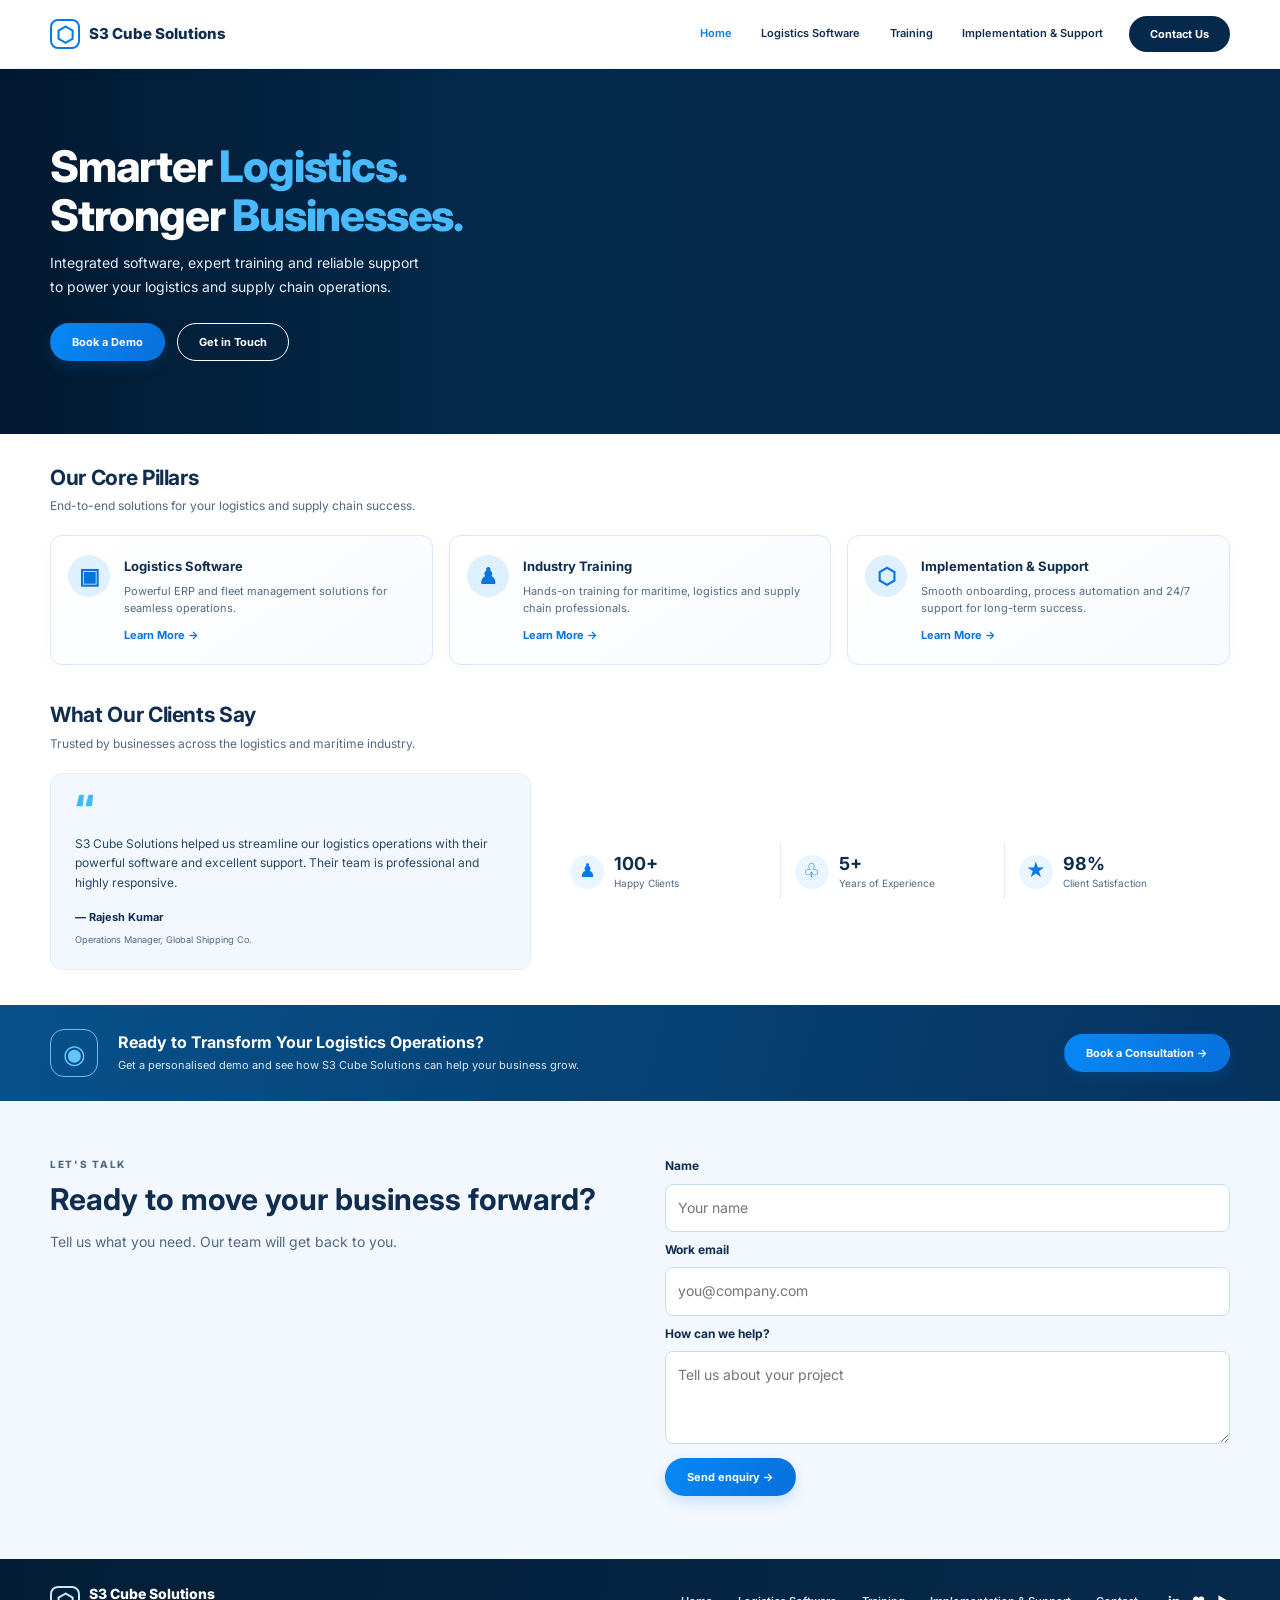
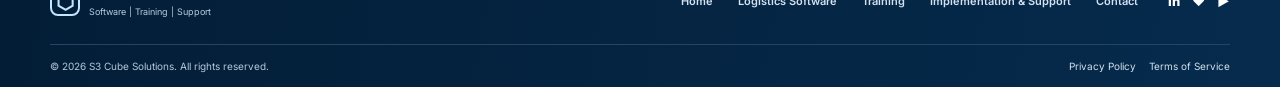
<file: index.html>
<!DOCTYPE html>
<html lang="en">
<head>
  <meta charset="UTF-8" />
  <meta name="viewport" content="width=device-width, initial-scale=1.0" />
  <meta name="description" content="S3 Cube Solutions — logistics software, industry training, and implementation support." />
  <title>S3 Cube Solutions | Smarter Logistics</title>
  <link rel="stylesheet" href="styles.css" />
</head>
<body>
  <header class="site-header">
    <div class="container nav-wrap">
      <a class="brand" href="index.html" aria-label="S3 Cube Solutions home">
        <span class="brand-mark">⬡</span><span>S3 Cube Solutions</span>
      </a>
      <button class="menu-toggle" aria-label="Toggle navigation" aria-expanded="false">☰</button>
      <nav class="main-nav" aria-label="Main navigation">
        <a href="index.html" data-page="home">Home</a>
        <a href="logistics-software.html" data-page="logistics">Logistics Software</a>
        <a href="training.html" data-page="training">Training</a>
        <a href="support.html" data-page="support">Implementation &amp; Support</a>
      </nav>
      <a class="button button-dark nav-cta" href="#contact">Contact Us</a>
    </div>
  </header>

  <main>
    <!-- HOME PAGE -->
    <section class="page-section" id="home" data-page-section="home">
      <section class="hero hero-home">
        <div class="container hero-content">
          <p class="eyebrow">Smarter operations start here</p>
          <h1>Smarter <span>Logistics.</span><br />Stronger <span>Businesses.</span></h1>
          <p>Integrated software, expert training and reliable support<br class="desktop-only" /> to power your logistics and supply chain operations.</p>
          <div class="hero-actions">
            <a class="button button-primary" href="#contact">Book a Demo</a>
            <a class="button button-outline" href="#contact">Get in Touch</a>
          </div>
        </div>
      </section>
      <section class="section container">
        <div class="section-heading">
          <h2>Our Core Pillars</h2><p>End-to-end solutions for your logistics and supply chain success.</p>
        </div>
        <div class="feature-grid three">
          <article class="feature-card"><span class="icon-bubble">▣</span><div><h3>Logistics Software</h3><p>Powerful ERP and fleet management solutions for seamless operations.</p><a href="logistics-software.html" class="text-link">Learn More →</a></div></article>
          <article class="feature-card"><span class="icon-bubble">♟</span><div><h3>Industry Training</h3><p>Hands-on training for maritime, logistics and supply chain professionals.</p><a href="training.html" class="text-link">Learn More →</a></div></article>
          <article class="feature-card"><span class="icon-bubble">⬡</span><div><h3>Implementation &amp; Support</h3><p>Smooth onboarding, process automation and 24/7 support for long-term success.</p><a href="support.html" class="text-link">Learn More →</a></div></article>
        </div>
      </section>
      <section class="section container testimonial-section">
        <div class="section-heading"><h2>What Our Clients Say</h2><p>Trusted by businesses across the logistics and maritime industry.</p></div>
        <div class="testimonial-layout">
          <blockquote class="quote-card"><span class="quote-mark">“</span><p>S3 Cube Solutions helped us streamline our logistics operations with their powerful software and excellent support. Their team is professional and highly responsive.</p><cite>— Rajesh Kumar<br /><small>Operations Manager, Global Shipping Co.</small></cite></blockquote>
          <div class="stats-grid"><div class="stat"><span class="stat-icon">♟</span><strong>100+</strong><small>Happy Clients</small></div><div class="stat"><span class="stat-icon">♧</span><strong>5+</strong><small>Years of Experience</small></div><div class="stat"><span class="stat-icon">★</span><strong>98%</strong><small>Client Satisfaction</small></div></div>
        </div>
      </section>
      <section class="cta-band"><div class="container cta-inner"><span class="cta-icon">◉</span><div><h3>Ready to Transform Your Logistics Operations?</h3><p>Get a personalised demo and see how S3 Cube Solutions can help your business grow.</p></div><a class="button button-primary" href="#contact">Book a Consultation →</a></div></section>
    </section>

    <!-- LOGISTICS SOFTWARE PAGE -->
    <section class="page-section" id="logistics" data-page-section="logistics" hidden>
      <section class="hero hero-logistics"><div class="container hero-content"><h1>Logistics Software</h1><p>Powerful ERP and intelligent logistics solutions to manage<br class="desktop-only" /> your entire supply chain — from port to customer.</p></div></section>
      <section class="section container"><div class="section-heading"><h2>Key Features</h2><p>Everything you need to manage your logistics operations efficiently.</p></div>
        <div class="feature-grid three">
          <article class="feature-card"><span class="icon-bubble">▤</span><div><h3>ERP System</h3><p>Centralised platform to manage operations, inventory, finance and more.</p></div></article>
          <article class="feature-card"><span class="icon-bubble">⌕</span><div><h3>Shipment Tracking</h3><p>Real-time tracking and visibility across the supply chain.</p></div></article>
          <article class="feature-card"><span class="icon-bubble">▰</span><div><h3>Fleet Management</h3><p>Optimise your fleet with live tracking, route planning and performance reports.</p></div></article>
          <article class="feature-card"><span class="icon-bubble">⌂</span><div><h3>Warehouse Management</h3><p>Efficient inventory and warehouse operations management.</p></div></article>
          <article class="feature-card"><span class="icon-bubble">▥</span><div><h3>Analytics &amp; Reports</h3><p>Data-driven insights for better decisions and growth.</p></div></article>
        </div>
        <div class="split-panel logistics-panel"><div class="panel-image logistics-image" role="img" aria-label="Cargo ship and truck at a port"></div><div class="panel-copy"><h3>Built for Efficiency. Designed for Growth.</h3><p>Our logistics software helps you reduce operational costs, improve visibility and keep your business moving forward.</p><ul class="check-list"><li>Scalable and flexible</li><li>Secure and reliable</li><li>Easy to integrate with existing systems</li></ul><a class="button button-primary" href="#contact">Request a Demo →</a></div></div>
      </section>
    </section>

    <!-- TRAINING PAGE -->
    <section class="page-section" id="training" data-page-section="training" hidden>
      <section class="hero hero-training"><div class="container hero-content"><h1>Industry Training</h1><h2 class="hero-subtitle">Build skills. Gain confidence. Advance your career.</h2><p>We provide hands-on training for maritime, logistics and supply chain<br class="desktop-only" /> professionals with real-world scenarios and industry-relevant certifications.</p></div></section>
      <section class="section container"><div class="section-heading"><h2>Our Training Solutions</h2><p>Practical learning. Industry-focused. Career-ready.</p></div>
        <div class="feature-grid two">
          <article class="feature-card"><span class="icon-bubble">▤</span><div><h3>Software Training</h3><p>Learn industry-leading software tools with hands-on practice.</p></div></article>
          <article class="feature-card"><span class="icon-bubble">♟</span><div><h3>Maritime &amp; Logistics Workflows</h3><p>Understand real-world workflows and operations.</p></div></article>
          <article class="feature-card"><span class="icon-bubble">♜</span><div><h3>Certifications</h3><p>Get certified and boost your professional credibility.</p></div></article>
          <article class="feature-card"><span class="icon-bubble">▧</span><div><h3>Simulation Workshops</h3><p>Experience real scenarios with interactive simulations.</p></div></article>
        </div>
        <div class="training-banner"><div><h3>Learn Today. Lead Tomorrow.</h3><p>Our training programs are designed to bridge the skills gap and prepare you for the future of logistics and maritime industries.</p><a class="button button-primary" href="#contact">View Courses →</a></div></div>
      </section>
    </section>

    <!-- SUPPORT PAGE -->
    <section class="page-section" id="support" data-page-section="support" hidden>
      <section class="hero hero-support"><div class="container hero-content"><h1>Implementation &amp; Support</h1><h2 class="hero-subtitle">From onboarding to ongoing support — we're with you every step of the way.</h2><p>We ensure a smooth implementation, automate your processes,<br class="desktop-only" /> migrate your data and provide 24/7 support for uninterrupted operations.</p></div></section>
      <section class="section container"><div class="section-heading"><h2>Our Services</h2><p>Comprehensive support for a seamless experience.</p></div>
        <div class="feature-grid three">
          <article class="feature-card"><span class="icon-bubble">♟</span><div><h3>Onboarding</h3><p>Quick and smooth setup for your team and operations.</p></div></article>
          <article class="feature-card"><span class="icon-bubble">⚙</span><div><h3>Process Automation</h3><p>Automate workflows and improve efficiency.</p></div></article>
          <article class="feature-card"><span class="icon-bubble">▣</span><div><h3>Data Migration</h3><p>Secure and accurate migration of your existing data.</p></div></article>
          <article class="feature-card"><span class="icon-bubble">◉</span><div><h3>24/7 Support</h3><p>Round-the-clock help whenever you need it.</p></div></article>
          <article class="feature-card"><span class="icon-bubble">⬟</span><div><h3>SLA</h3><p>Guaranteed service levels for your peace of mind.</p></div></article>
        </div>
        <div class="priority-banner"><span class="cta-icon">◉</span><div><h3>Your Success Is Our Priority</h3><p>We don't just implement software — we build long-term partnerships.</p><a class="button button-primary" href="#contact">Get Support →</a></div><span class="decor-cubes">◇ ◇<br />◇ ◇</span></div>
      </section>
    </section>

    <section class="contact-section" id="contact"><div class="container contact-grid"><div><p class="eyebrow">Let's talk</p><h2>Ready to move your business forward?</h2><p>Tell us what you need. Our team will get back to you.</p></div><form id="contact-form"><label for="name">Name</label><input id="name" name="name" required placeholder="Your name" /><label for="email">Work email</label><input id="email" name="email" type="email" required placeholder="you@company.com" /><label for="message">How can we help?</label><textarea id="message" name="message" rows="3" required placeholder="Tell us about your project"></textarea><button class="button button-primary" type="submit">Send enquiry →</button><p class="form-status" aria-live="polite"></p></form></div></section>
  </main>

  <footer class="site-footer"><div class="container footer-main"><a class="brand brand-footer" href="index.html"><span class="brand-mark">⬡</span><span>S3 Cube Solutions<small>Software | Training | Support</small></span></a><nav class="footer-nav"><a href="index.html">Home</a><a href="logistics-software.html">Logistics Software</a><a href="training.html">Training</a><a href="support.html">Implementation &amp; Support</a><a href="#contact">Contact</a></nav><div class="social-links"><a href="#contact" aria-label="LinkedIn">in</a><a href="#contact" aria-label="Twitter">♥</a><a href="#contact" aria-label="YouTube">▶</a></div></div><div class="container footer-bottom"><span>© <span id="year"></span> S3 Cube Solutions. All rights reserved.</span><span><a href="#contact">Privacy Policy</a>　 <a href="#contact">Terms of Service</a></span></div></footer>
  <script src="script.js"></script>
</body>
</html>
</file>
<file: styles.css>
@import url('https://fonts.googleapis.com/css2?family=Inter:wght@400;500;600;700;800&display=swap');
:root{--navy:#06284a;--navy-2:#031c35;--blue:#0879e8;--sky:#42b7f5;--ink:#102d50;--muted:#526983;--line:#d8e8f8;--pale:#f2f8fe;--white:#fff;--shadow:0 8px 24px rgba(3,37,70,.08)}
*{box-sizing:border-box}html{scroll-behavior:smooth}body{margin:0;font-family:Inter,Arial,sans-serif;color:var(--ink);background:#fff;font-size:14px;line-height:1.6}a{color:inherit;text-decoration:none}.container{width:min(1180px,calc(100% - 48px));margin-inline:auto}.site-header{position:sticky;top:0;z-index:20;background:rgba(255,255,255,.97);border-bottom:1px solid #e8f0f8;box-shadow:0 2px 12px rgba(5,36,67,.04)}.nav-wrap{min-height:68px;display:flex;align-items:center;gap:26px}.brand{display:flex;align-items:center;gap:9px;font-weight:800;font-size:15px;white-space:nowrap}.brand-mark{display:grid;place-items:center;color:#0879e8;border:2px solid #0879e8;border-radius:8px;width:30px;height:30px;font-size:21px;line-height:1}.main-nav{display:flex;align-items:center;justify-content:center;gap:clamp(12px,2.3vw,32px);margin-left:auto}.main-nav a,.footer-nav a{font-size:11px;font-weight:600;transition:color .2s}.main-nav a:hover,.main-nav a.active,.footer-nav a:hover{color:var(--blue)}.button{display:inline-flex;align-items:center;justify-content:center;gap:8px;border-radius:999px;padding:11px 21px;font:700 11px Inter,Arial,sans-serif;border:1px solid transparent;cursor:pointer;transition:transform .2s,background .2s}.button:hover{transform:translateY(-2px)}.button-primary{background:linear-gradient(110deg,#0788f5,#0870dc);color:#fff;box-shadow:0 6px 14px #0879e82a}.button-dark{background:var(--navy);color:#fff;padding:10px 20px}.button-outline{border-color:#fff;color:#fff;background:transparent}.menu-toggle{display:none;border:0;background:none;font-size:24px;color:var(--navy);margin-left:auto}.hero{position:relative;isolation:isolate;overflow:hidden;background-color:var(--navy);background-size:cover;background-position:center;min-height:280px;display:flex;align-items:center;color:#fff}.hero:before{content:"";position:absolute;inset:0;z-index:-1;background:linear-gradient(90deg,rgba(2,25,48,.97) 0%,rgba(3,42,76,.88) 40%,rgba(3,42,76,.05) 100%)}.hero-home{min-height:365px;background-image:url('https://images.unsplash.com/photo-1578575437130-527eepb9c8a5?auto=format&fit=crop&w=1800&q=85')}.hero-logistics{min-height:270px;background-image:url('https://images.unsplash.com/photo-1494412519320-aa613dfb7738?auto=format&fit=crop&w=1800&q=85')}.hero-training{min-height:265px;background-image:url('https://images.unsplash.com/photo-1521737711867-e3b97375f902?auto=format&fit=crop&w=1800&q=85')}.hero-support{min-height:265px;background-image:url('https://images.unsplash.com/photo-1551836022-d5d88e9218df?auto=format&fit=crop&w=1800&q=85')}.hero-content{padding-block:45px}.eyebrow{text-transform:uppercase;letter-spacing:1.7px;font-size:10px;font-weight:800;color:#80d0ff;margin:0 0 9px}.hero .eyebrow{display:none}.hero h1{font-size:clamp(30px,3.4vw,48px);line-height:1.12;letter-spacing:-1.2px;margin:0 0 12px;font-weight:800}.hero-home h1 span{color:#4abaff}.hero p{max-width:570px;margin:0;color:#e4effb;font-size:14px;line-height:1.7}.hero-actions{display:flex;gap:12px;margin-top:24px}.hero-subtitle{font-size:19px;line-height:1.4;margin:0 0 9px;font-weight:600}.hero-subtitle+h1{margin-bottom:8px}.section{padding-block:30px}.section-heading{margin-bottom:20px}.section-heading h2{font-size:21px;line-height:1.3;margin:0 0 5px;letter-spacing:-.35px}.section-heading p{font-size:12px;color:var(--muted);margin:0}.feature-grid{display:grid;gap:16px}.feature-grid.three{grid-template-columns:repeat(3,minmax(0,1fr))}.feature-grid.two{grid-template-columns:repeat(2,minmax(0,1fr))}.feature-card{display:flex;align-items:flex-start;gap:14px;min-height:110px;padding:19px 17px;border:1px solid var(--line);border-radius:12px;background:linear-gradient(145deg,#fff,#f8fbff);box-shadow:0 3px 12px rgba(3,45,86,.025);transition:transform .2s,box-shadow .2s}.feature-card:hover{transform:translateY(-3px);box-shadow:var(--shadow)}.icon-bubble{flex:0 0 42px;height:42px;display:grid;place-items:center;background:#dff0ff;color:#0875df;border-radius:50%;font-size:22px;font-weight:800}.feature-card h3{font-size:13px;margin:2px 0 7px;line-height:1.4}.feature-card p{font-size:11px;line-height:1.6;color:var(--muted);margin:0}.text-link{display:inline-block;margin-top:9px;color:#0875df;font-size:11px;font-weight:700}.testimonial-section{padding-top:6px;padding-bottom:35px}.testimonial-layout{display:grid;grid-template-columns:minmax(280px,1fr) 1.4fr;gap:25px;align-items:center}.quote-card{margin:0;background:var(--pale);border-radius:12px;padding:20px 24px;border:1px solid #e4effb}.quote-mark{font-size:40px;line-height:.8;color:#40b8fa;font-weight:800}.quote-card p{font-size:12px;color:#294764;margin:4px 0 13px}.quote-card cite{font-style:normal;font-size:11px;font-weight:700}.quote-card small{font-weight:400;color:var(--muted)}.stats-grid{display:grid;grid-template-columns:repeat(3,1fr)}.stat{display:grid;grid-template-columns:35px 1fr;column-gap:9px;align-items:center;padding:8px 14px;border-right:1px solid #e1ebf5}.stat:last-child{border-right:0}.stat-icon{grid-row:span 2;display:grid;place-items:center;width:34px;height:34px;border-radius:50%;background:#eaf5ff;color:#0879e8;font-size:19px}.stat strong{font-size:18px;line-height:1.3}.stat small{font-size:10px;color:var(--muted)}.cta-band{background:linear-gradient(105deg,#07518b,#06325d);color:#fff;padding:24px 0}.cta-inner{display:flex;align-items:center;gap:20px}.cta-icon{display:grid;place-items:center;flex:0 0 48px;width:48px;height:48px;border:1px solid #64bdf8;border-radius:14px;color:#65c4ff;font-size:26px}.cta-inner div{flex:1}.cta-inner h3,.panel-copy h3,.training-banner h3,.priority-banner h3{font-size:16px;line-height:1.35;margin:0 0 4px}.cta-inner p,.panel-copy p,.training-banner p,.priority-banner p{font-size:11px;color:#d9eafa;margin:0}.cta-inner .button{white-space:nowrap}.logistics-panel{display:grid;grid-template-columns:1fr 1fr;gap:22px;margin-top:25px;padding:0;background:#f0f7fd;border-radius:12px;overflow:hidden}.panel-image{min-height:245px;background-size:cover;background-position:center}.logistics-image{background-image:url('https://images.unsplash.com/photo-1577003620778-1e6a9b7e8e9d?auto=format&fit=crop&w=1000&q=80')}.panel-copy{padding:25px 20px 22px 0;align-self:center}.panel-copy h3{font-size:17px}.panel-copy p{color:var(--muted);margin:9px 0}.check-list{list-style:none;padding:0;margin:10px 0 16px;font-size:11px}.check-list li{margin:5px 0}.check-list li:before{content:"✓";display:inline-grid;place-items:center;width:16px;height:16px;border:1px solid #1685ec;border-radius:50%;color:#0879e8;margin-right:8px;font-weight:800}.training-banner{margin-top:22px;min-height:160px;border-radius:12px;overflow:hidden;background:linear-gradient(90deg,rgba(2,32,58,.98),rgba(2,43,76,.75),rgba(2,43,76,.08)),url('https://images.unsplash.com/photo-1578575437130-527eepb9c8a5?auto=format&fit=crop&w=1400&q=80') center/cover;display:flex;align-items:center;padding:25px 30px;color:#fff}.training-banner>div{max-width:460px}.training-banner p{margin:7px 0 14px}.priority-banner{display:flex;align-items:center;gap:18px;margin-top:20px;padding:20px 24px;border-radius:12px;background:linear-gradient(100deg,#edf6ff,#f6fbff);position:relative;overflow:hidden}.priority-banner .cta-icon{color:#0879e8;border-color:#b8ddff}.priority-banner h3{color:var(--ink)}.priority-banner p{color:var(--muted);margin-bottom:10px}.decor-cubes{margin-left:auto;color:#a4d6ff;font-size:35px;line-height:1.1;letter-spacing:8px}.contact-section{background:#f2f8fe;padding:55px 0}.contact-grid{display:grid;grid-template-columns:1fr 1fr;gap:50px;align-items:start}.contact-grid h2{font-size:30px;line-height:1.2;margin:0 0 12px}.contact-grid p{color:var(--muted)}form{display:grid;gap:8px}form label{font-size:12px;font-weight:700}input,textarea{width:100%;border:1px solid #cbdced;border-radius:8px;padding:12px;font:inherit;background:#fff;color:var(--ink)}textarea{resize:vertical}form .button{justify-self:start;margin-top:6px}.form-status{font-size:12px;margin:0}.site-footer{background:linear-gradient(100deg,#031d36,#062b4d);color:#fff}.footer-main{display:flex;align-items:center;gap:30px;padding:24px 0;border-bottom:1px solid #244664}.brand-footer{font-size:14px}.brand-footer .brand-mark{border-color:#c4e5ff;color:#c4e5ff}.brand-footer small{display:block;font-size:9px;color:#b8cce0;font-weight:400}.footer-nav{display:flex;align-items:center;justify-content:center;gap:clamp(10px,2vw,25px);margin-left:auto}.footer-nav a{color:#d4e1ef}.social-links{display:flex;gap:12px}.social-links a{font-weight:800;font-size:13px}.footer-bottom{display:flex;justify-content:space-between;gap:20px;padding:13px 0;color:#b6c8db;font-size:10px}.footer-bottom a{color:#d2e0ed}.page-section[hidden]{display:none!important}
@media(max-width:850px){.nav-wrap{gap:14px}.main-nav{gap:12px}.main-nav a{font-size:10px}.brand{font-size:13px}.nav-cta{padding:9px 13px}.hero-home{min-height:330px}.feature-card{padding:15px 13px;gap:10px}.icon-bubble{flex-basis:36px;height:36px;font-size:19px}.testimonial-layout{grid-template-columns:1fr}.stats-grid{padding:10px 0}.footer-main{flex-wrap:wrap}.footer-nav{order:3;width:100%;margin:0;justify-content:flex-start}.social-links{margin-left:auto}}
@media(max-width:620px){.container{width:min(100% - 32px,520px)}.nav-wrap{min-height:62px;flex-wrap:wrap;gap:10px}.menu-toggle{display:block}.nav-cta{margin-left:0;padding:8px 12px;font-size:10px}.main-nav{display:none;order:4;flex-direction:column;align-items:stretch;width:100%;padding:8px 0 16px;gap:0}.main-nav.open{display:flex}.main-nav a{font-size:13px;padding:10px 4px;border-top:1px solid #edf2f8}.hero{min-height:270px}.hero-home{min-height:350px;background-position:58% center}.hero-logistics,.hero-training,.hero-support{min-height:260px;background-position:60% center}.hero:before{background:linear-gradient(90deg,rgba(2,25,48,.96),rgba(3,42,76,.78) 72%,rgba(3,42,76,.35))}.hero-content{padding-block:35px}.hero h1{font-size:32px}.hero p{font-size:12px}.desktop-only{display:none}.hero-subtitle{font-size:16px}.section{padding-block:25px}.section-heading h2{font-size:19px}.feature-grid.three,.feature-grid.two{grid-template-columns:1fr}.feature-card{min-height:unset;padding:17px}.testimonial-layout{gap:12px}.stats-grid{grid-template-columns:1fr;gap:4px}.stat{border-right:0;border-bottom:1px solid #e1ebf5;padding:10px 0}.stat:last-child{border-bottom:0}.cta-inner{align-items:flex-start;flex-wrap:wrap}.cta-inner .cta-icon{width:40px;height:40px;flex-basis:40px}.cta-inner div{flex:1 1 calc(100% - 60px)}.cta-inner .button{margin-left:58px}.logistics-panel{grid-template-columns:1fr;gap:0}.panel-image{min-height:190px}.panel-copy{padding:20px}.training-banner{min-height:190px;padding:22px;background-position:60% center}.priority-banner{align-items:flex-start;padding:18px;gap:12px}.priority-banner .cta-icon{flex-basis:38px;width:38px;height:38px}.decor-cubes{display:none}.contact-section{padding:38px 0}.contact-grid{grid-template-columns:1fr;gap:22px}.contact-grid h2{font-size:25px}.footer-main{gap:18px}.footer-nav{display:grid;grid-template-columns:1fr 1fr;gap:12px}.social-links{margin-left:auto}.footer-bottom{flex-direction:column;gap:7px}.quote-card{padding:18px}.button{padding:10px 17px}}
</file>
